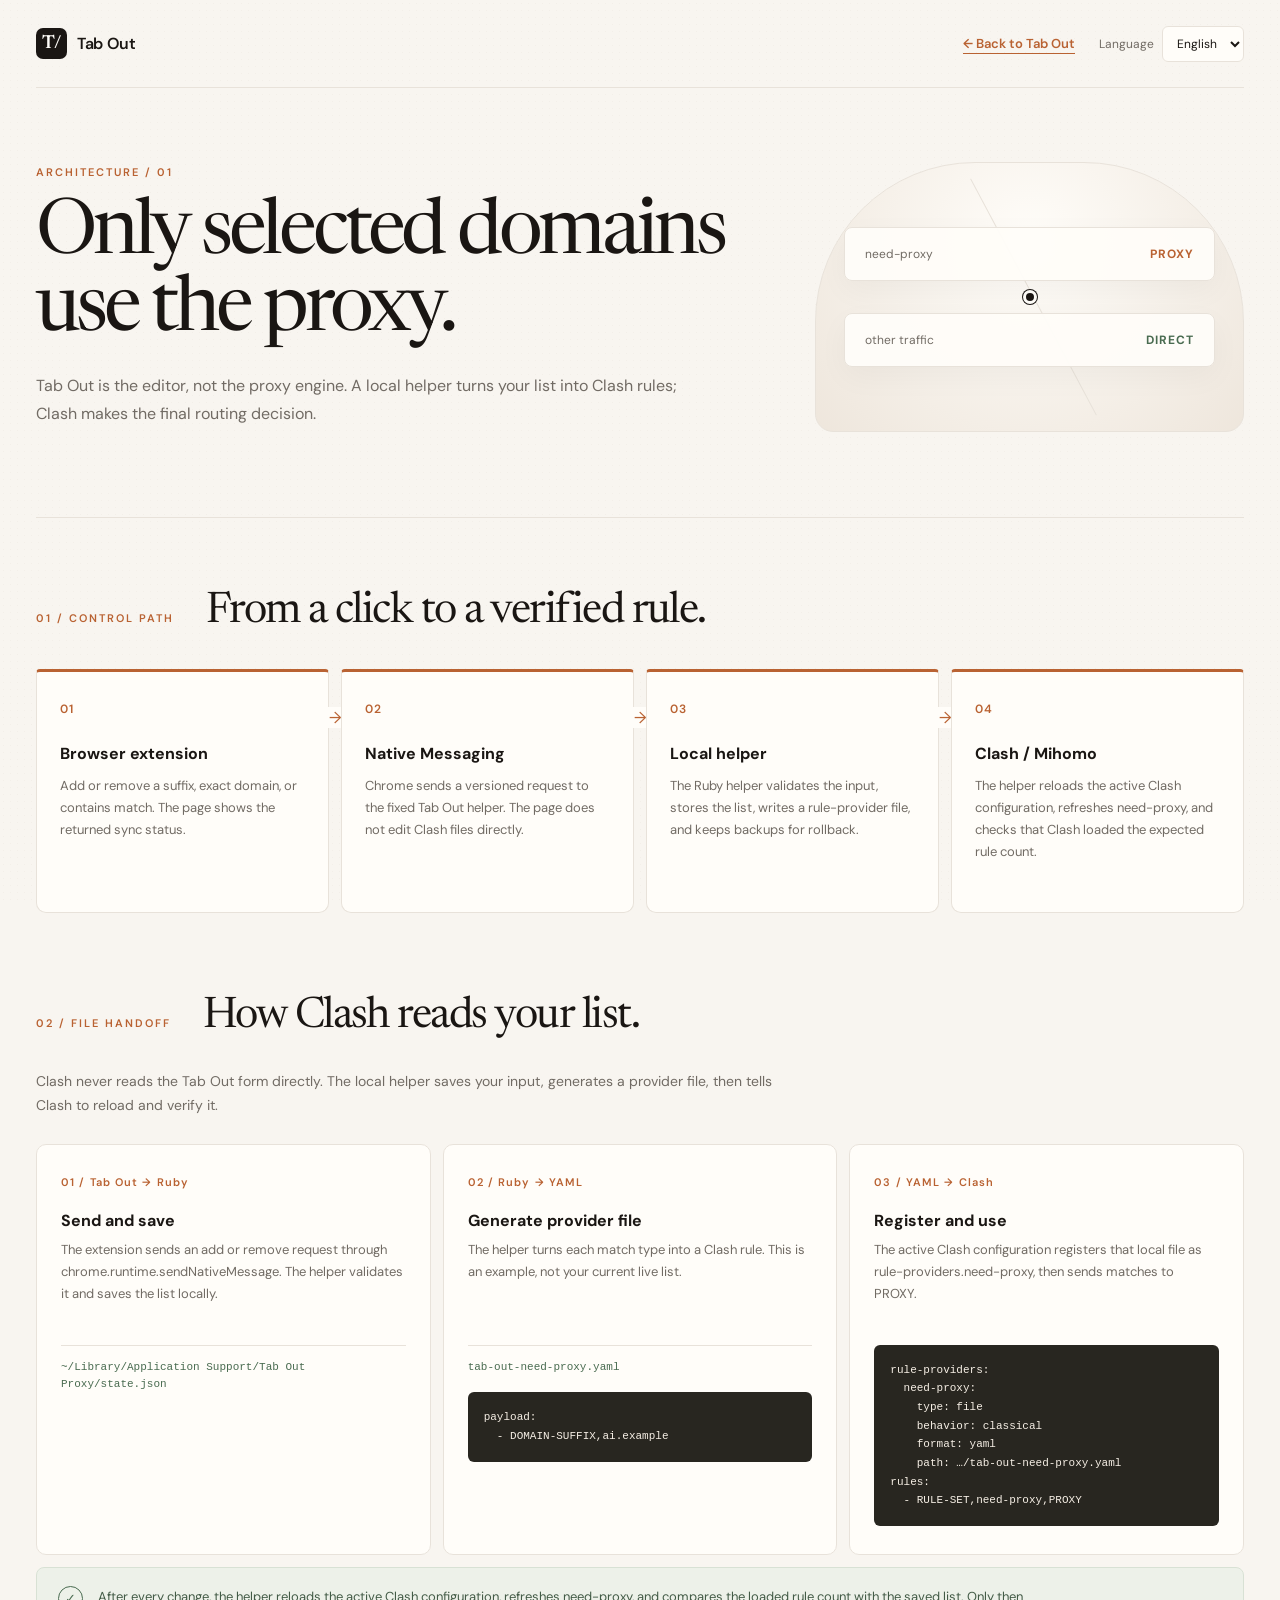
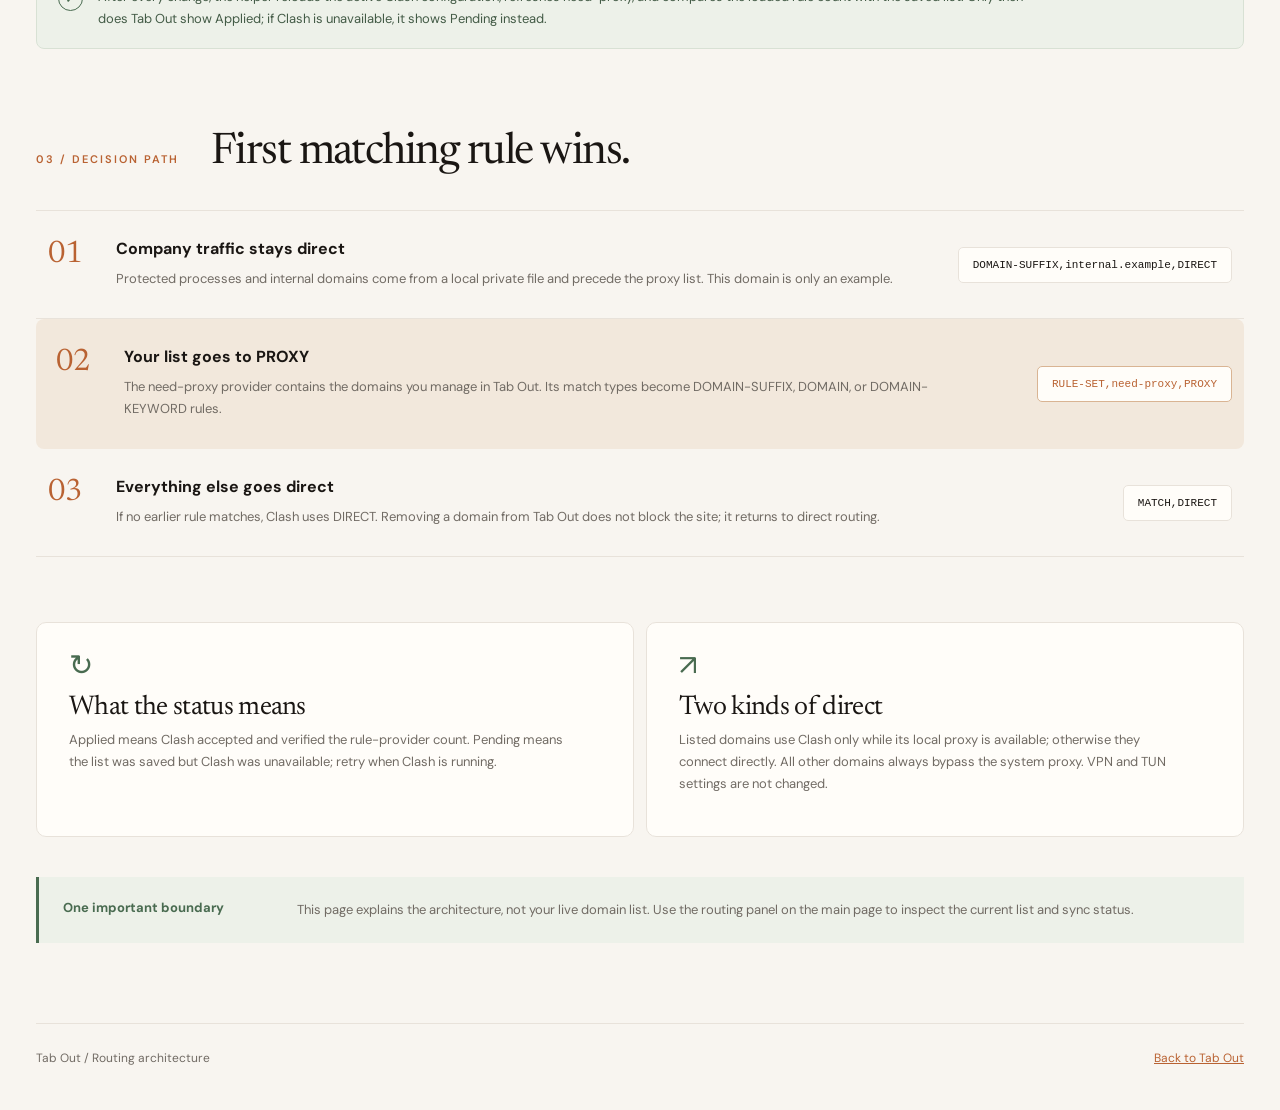
<file: extension/architecture.html>
<!DOCTYPE html>
<html lang="en">
<head>
  <meta charset="UTF-8">
  <meta name="viewport" content="width=device-width, initial-scale=1.0">
  <title>Routing architecture · Tab Out</title>
  <link rel="preconnect" href="https://fonts.googleapis.com">
  <link href="https://fonts.googleapis.com/css2?family=Newsreader:ital,opsz,wght@0,6..72,300;0,6..72,400;1,6..72,400&family=DM+Sans:wght@400;500;600&display=swap" rel="stylesheet">
  <link rel="stylesheet" href="architecture.css">
</head>
<body>
  <div class="page-shell">
    <header class="topbar">
      <div class="brand"><span class="brand-mark" aria-hidden="true">T/</span><span>Tab Out</span></div>
      <nav class="top-actions" aria-label="Page navigation">
        <a class="back-link" href="index.html" data-i18n="Back to Tab Out">Back to Tab Out</a>
        <label class="language-picker"><span data-i18n="Language">Language</span>
          <select id="languageSelect" aria-label="Language" data-i18n-aria-label="Language"><option value="en">English</option><option value="zh">中文</option></select>
        </label>
      </nav>
    </header>

    <main>
      <section class="hero" aria-labelledby="pageTitle">
        <div class="hero-copy">
          <p class="eyebrow" data-i18n="Architecture / 01">Architecture / 01</p>
          <h1 id="pageTitle" data-i18n="Only selected domains use the proxy.">Only selected domains use the proxy.</h1>
          <p class="hero-deck" data-i18n="Tab Out is the editor, not the proxy engine. A local helper turns your list into Clash rules; Clash makes the final routing decision.">Tab Out is the editor, not the proxy engine. A local helper turns your list into Clash rules; Clash makes the final routing decision.</p>
        </div>
        <div class="hero-art" aria-hidden="true">
          <div class="art-route art-route-top"><span>need-proxy</span><strong>PROXY</strong></div>
          <div class="art-node"></div>
          <div class="art-route art-route-bottom"><span>other traffic</span><strong>DIRECT</strong></div>
        </div>
      </section>

      <section class="content-section" aria-labelledby="controlTitle">
        <div class="section-intro"><p class="eyebrow">01 / <span data-i18n="Control path">Control path</span></p><h2 id="controlTitle" data-i18n="From a click to a verified rule.">From a click to a verified rule.</h2></div>
        <div class="flow-grid">
          <article class="flow-card"><span class="step-number">01</span><h3 data-i18n="Browser extension">Browser extension</h3><p data-i18n="Add or remove a suffix, exact domain, or contains match. The page shows the returned sync status.">Add or remove a suffix, exact domain, or contains match. The page shows the returned sync status.</p></article>
          <article class="flow-card"><span class="step-number">02</span><h3 data-i18n="Native Messaging">Native Messaging</h3><p data-i18n="Chrome sends a versioned request to the fixed Tab Out helper. The page does not edit Clash files directly.">Chrome sends a versioned request to the fixed Tab Out helper. The page does not edit Clash files directly.</p></article>
          <article class="flow-card"><span class="step-number">03</span><h3 data-i18n="Local helper">Local helper</h3><p data-i18n="The Ruby helper validates the input, stores the list, writes a rule-provider file, and keeps backups for rollback.">The Ruby helper validates the input, stores the list, writes a rule-provider file, and keeps backups for rollback.</p></article>
          <article class="flow-card"><span class="step-number">04</span><h3 data-i18n="Clash / Mihomo">Clash / Mihomo</h3><p data-i18n="The helper reloads the active Clash configuration, refreshes need-proxy, and checks that Clash loaded the expected rule count.">The helper reloads the active Clash configuration, refreshes need-proxy, and checks that Clash loaded the expected rule count.</p></article>
        </div>
      </section>

      <section class="content-section handoff" aria-labelledby="handoffTitle">
        <div class="section-intro"><p class="eyebrow">02 / <span data-i18n="File handoff">File handoff</span></p><h2 id="handoffTitle" data-i18n="How Clash reads your list.">How Clash reads your list.</h2></div>
        <p class="handoff-intro" data-i18n="Clash never reads the Tab Out form directly. The local helper saves your input, generates a provider file, then tells Clash to reload and verify it.">Clash never reads the Tab Out form directly. The local helper saves your input, generates a provider file, then tells Clash to reload and verify it.</p>
        <div class="handoff-grid">
          <article class="handoff-card">
            <span class="handoff-kicker">01 / Tab Out → Ruby</span>
            <h3 data-i18n="Send and save">Send and save</h3>
            <p data-i18n="The extension sends an add or remove request through chrome.runtime.sendNativeMessage. The helper validates it and saves the list locally.">The extension sends an add or remove request through chrome.runtime.sendNativeMessage. The helper validates it and saves the list locally.</p>
            <code class="handoff-path">~/Library/Application Support/Tab Out Proxy/state.json</code>
          </article>
          <article class="handoff-card">
            <span class="handoff-kicker">02 / Ruby → YAML</span>
            <h3 data-i18n="Generate provider file">Generate provider file</h3>
            <p data-i18n="The helper turns each match type into a Clash rule. This is an example, not your current live list.">The helper turns each match type into a Clash rule. This is an example, not your current live list.</p>
            <code class="handoff-path">tab-out-need-proxy.yaml</code>
            <pre><code>payload:
  - DOMAIN-SUFFIX,ai.example</code></pre>
          </article>
          <article class="handoff-card">
            <span class="handoff-kicker">03 / YAML → Clash</span>
            <h3 data-i18n="Register and use">Register and use</h3>
            <p data-i18n="The active Clash configuration registers that local file as rule-providers.need-proxy, then sends matches to PROXY.">The active Clash configuration registers that local file as rule-providers.need-proxy, then sends matches to PROXY.</p>
            <pre><code>rule-providers:
  need-proxy:
    type: file
    behavior: classical
    format: yaml
    path: …/tab-out-need-proxy.yaml
rules:
  - RULE-SET,need-proxy,PROXY</code></pre>
          </article>
        </div>
        <div class="handoff-confirm"><span class="confirm-mark" aria-hidden="true">✓</span><p data-i18n="After every change, the helper reloads the active Clash configuration, refreshes need-proxy, and compares the loaded rule count with the saved list. Only then does Tab Out show Applied; if Clash is unavailable, it shows Pending instead.">After every change, the helper reloads the active Clash configuration, refreshes need-proxy, and compares the loaded rule count with the saved list. Only then does Tab Out show Applied; if Clash is unavailable, it shows Pending instead.</p></div>
      </section>

      <section class="content-section decisions" aria-labelledby="decisionTitle">
        <div class="section-intro"><p class="eyebrow">03 / <span data-i18n="Decision path">Decision path</span></p><h2 id="decisionTitle" data-i18n="First matching rule wins.">First matching rule wins.</h2></div>
        <div class="decision-list">
          <article class="decision-row"><span class="decision-index">01</span><div><h3 data-i18n="Company traffic stays direct">Company traffic stays direct</h3><p data-i18n="Protected processes and internal domains come from a local private file and precede the proxy list. This domain is only an example.">Protected processes and internal domains come from a local private file and precede the proxy list. This domain is only an example.</p></div><code>DOMAIN-SUFFIX,internal.example,DIRECT</code></article>
          <article class="decision-row is-proxy"><span class="decision-index">02</span><div><h3 data-i18n="Your list goes to PROXY">Your list goes to PROXY</h3><p data-i18n="The need-proxy provider contains the domains you manage in Tab Out. Its match types become DOMAIN-SUFFIX, DOMAIN, or DOMAIN-KEYWORD rules.">The need-proxy provider contains the domains you manage in Tab Out. Its match types become DOMAIN-SUFFIX, DOMAIN, or DOMAIN-KEYWORD rules.</p></div><code>RULE-SET,need-proxy,PROXY</code></article>
          <article class="decision-row"><span class="decision-index">03</span><div><h3 data-i18n="Everything else goes direct">Everything else goes direct</h3><p data-i18n="If no earlier rule matches, Clash uses DIRECT. Removing a domain from Tab Out does not block the site; it returns to direct routing.">If no earlier rule matches, Clash uses DIRECT. Removing a domain from Tab Out does not block the site; it returns to direct routing.</p></div><code>MATCH,DIRECT</code></article>
        </div>
      </section>

      <section class="notes-grid" aria-label="Routing notes">
        <article class="note-card"><span class="note-symbol" aria-hidden="true">↻</span><h2 data-i18n="What the status means">What the status means</h2><p data-i18n="Applied means Clash accepted and verified the rule-provider count. Pending means the list was saved but Clash was unavailable; retry when Clash is running.">Applied means Clash accepted and verified the rule-provider count. Pending means the list was saved but Clash was unavailable; retry when Clash is running.</p></article>
        <article class="note-card"><span class="note-symbol" aria-hidden="true">↗</span><h2 data-i18n="Two kinds of direct">Two kinds of direct</h2><p data-i18n="Listed domains use Clash only while its local proxy is available; otherwise they connect directly. All other domains always bypass the system proxy. VPN and TUN settings are not changed.">Listed domains use Clash only while its local proxy is available; otherwise they connect directly. All other domains always bypass the system proxy. VPN and TUN settings are not changed.</p></article>
      </section>

      <aside class="boundary-note"><strong data-i18n="One important boundary">One important boundary</strong><p data-i18n="This page explains the architecture, not your live domain list. Use the routing panel on the main page to inspect the current list and sync status.">This page explains the architecture, not your live domain list. Use the routing panel on the main page to inspect the current list and sync status.</p></aside>
    </main>

    <footer><span>Tab Out / Routing architecture</span><a href="index.html" data-i18n="Back to Tab Out">Back to Tab Out</a></footer>
  </div>
  <script src="i18n.js"></script>
  <script src="architecture.js"></script>
</body>
</html>
</file>
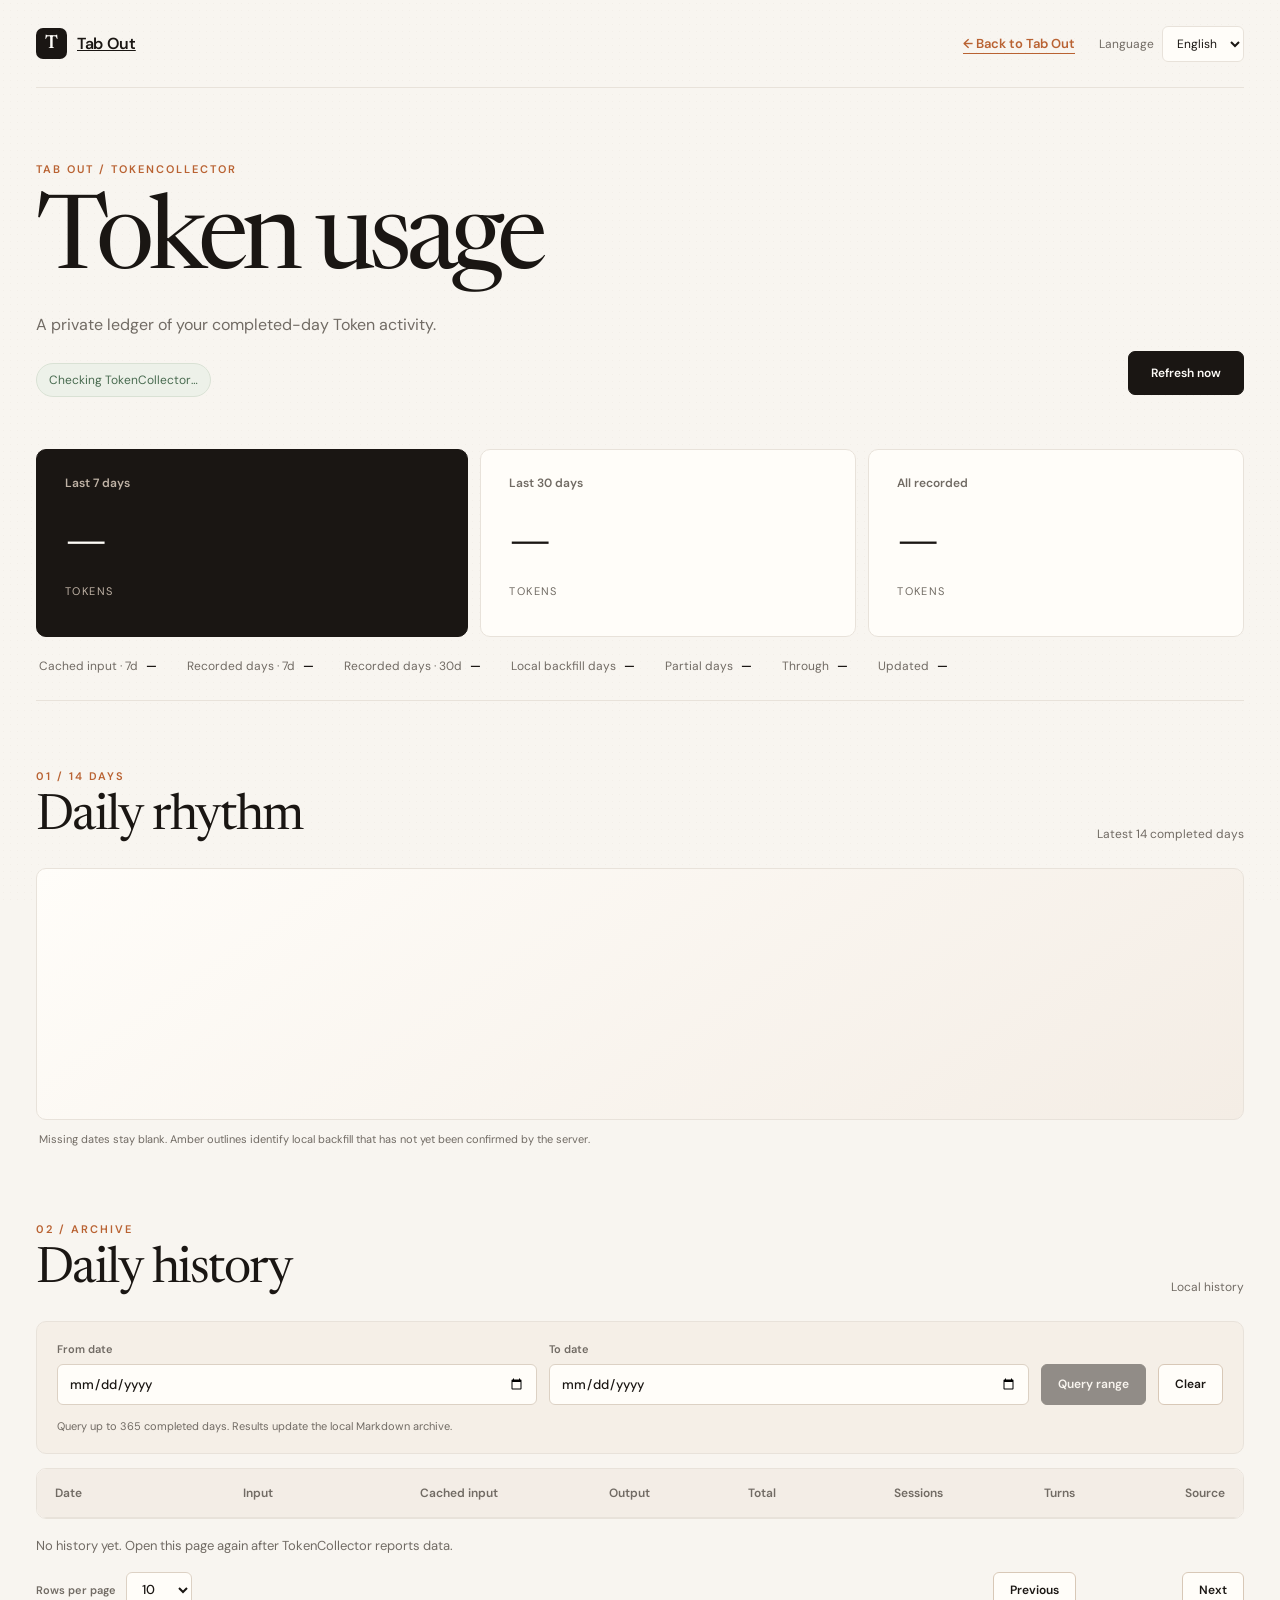
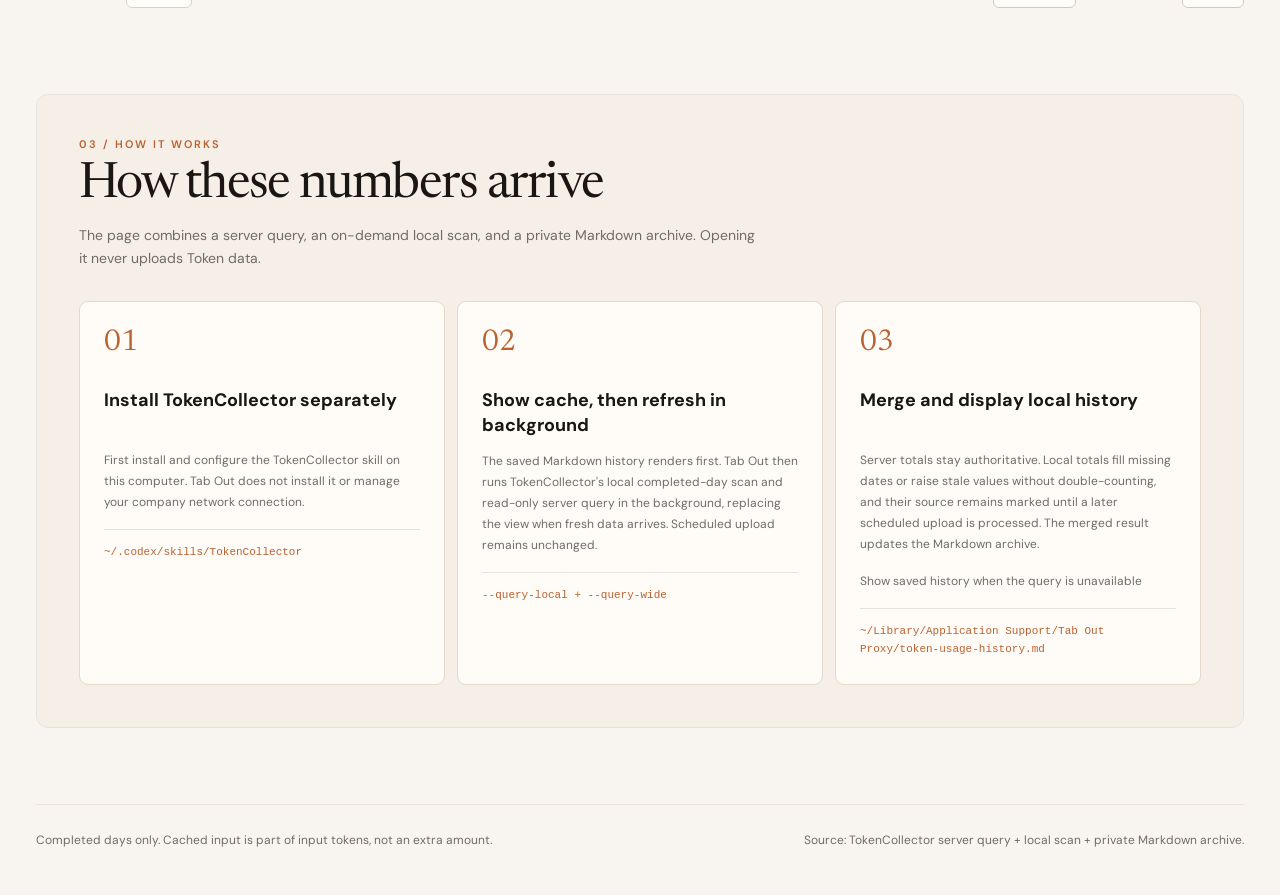
<file: extension/usage.html>
<!DOCTYPE html>
<html lang="en">
<head>
  <meta charset="UTF-8">
  <meta name="viewport" content="width=device-width, initial-scale=1.0">
  <title>Token usage · Tab Out</title>
  <link rel="preconnect" href="https://fonts.googleapis.com">
  <link href="https://fonts.googleapis.com/css2?family=Newsreader:ital,opsz,wght@0,6..72,300;0,6..72,400;0,6..72,500;1,6..72,300&family=DM+Sans:wght@300;400;500;600&display=swap" rel="stylesheet">
  <link rel="stylesheet" href="architecture.css">
  <link rel="stylesheet" href="usage.css">
</head>
<body>
  <div class="page-shell">
    <header class="topbar">
      <a class="brand" href="index.html"><span class="brand-mark">T</span><span>Tab Out</span></a>
      <div class="top-actions">
        <a class="back-link" href="index.html" data-i18n="Back to Tab Out">Back to Tab Out</a>
        <label class="language-picker"><span data-i18n="Language">Language</span>
          <select id="languageSelect" aria-label="Language" data-i18n-aria-label="Language"><option value="en">English</option><option value="zh">中文</option></select>
        </label>
      </div>
    </header>

    <main>
      <section class="usage-hero">
        <div>
          <p class="eyebrow">TAB OUT / TOKENCOLLECTOR</p>
          <h1 data-i18n="Token usage">Token usage</h1>
          <p class="usage-deck" data-i18n="A private ledger of your completed-day Token activity.">A private ledger of your completed-day Token activity.</p>
          <div class="usage-meta"><span id="personName"></span><span id="usageStatus" role="status" aria-live="polite" data-i18n="Checking TokenCollector…">Checking TokenCollector…</span></div>
        </div>
        <button type="button" id="refreshUsage" class="refresh-button" data-i18n="Refresh now">Refresh now</button>
      </section>

      <section class="usage-summary" aria-label="Usage overview" data-i18n-aria-label="Usage overview">
        <article class="summary-card featured"><p data-i18n="Last 7 days">Last 7 days</p><strong id="total7">—</strong><span data-i18n="Tokens">Tokens</span></article>
        <article class="summary-card"><p data-i18n="Last 30 days">Last 30 days</p><strong id="total30">—</strong><span data-i18n="Tokens">Tokens</span></article>
        <article class="summary-card"><p data-i18n="All recorded">All recorded</p><strong id="totalAll">—</strong><span data-i18n="Tokens">Tokens</span></article>
      </section>

      <div class="usage-details">
        <span><span data-i18n="Cached input">Cached input</span> · 7d <strong id="cached7">—</strong></span>
        <span><span data-i18n="Recorded days">Recorded days</span> · 7d <strong id="coverage7">—</strong></span>
        <span><span data-i18n="Recorded days">Recorded days</span> · 30d <strong id="coverage30">—</strong></span>
        <span><span data-i18n="Local backfill days">Local backfill days</span> <strong id="localBackfillDays">—</strong></span>
        <span><span data-i18n="Partial days">Partial days</span> <strong id="partialDays">—</strong></span>
        <span><span data-i18n="Through">Through</span> <strong id="throughDate">—</strong></span>
        <span><span data-i18n="Updated">Updated</span> <strong id="lastUpdated">—</strong></span>
      </div>

      <section class="chart-section">
        <div class="section-heading"><div><p class="eyebrow">01 / 14 DAYS</p><h2 data-i18n="Daily rhythm">Daily rhythm</h2></div><span data-i18n="Latest 14 completed days">Latest 14 completed days</span></div>
        <div class="usage-chart" id="usageChart" role="img" aria-label="Daily Token totals" data-i18n-aria-label="Daily Token totals"></div>
        <p class="chart-note" data-i18n="Missing dates stay blank. Amber outlines identify local backfill that has not yet been confirmed by the server.">Missing dates stay blank. Amber outlines identify local backfill that has not yet been confirmed by the server.</p>
      </section>

      <section class="history-section">
        <div class="section-heading"><div><p class="eyebrow">02 / ARCHIVE</p><h2 data-i18n="Daily history">Daily history</h2></div><span data-i18n="Local history">Local history</span></div>
        <form class="history-filter" id="historyFilter" novalidate>
          <div class="date-field"><label for="historyStart" data-i18n="From date">From date</label><input id="historyStart" type="date"></div>
          <div class="date-field"><label for="historyEnd" data-i18n="To date">To date</label><input id="historyEnd" type="date"></div>
          <button type="submit" id="queryHistory" class="filter-submit" data-i18n="Query range">Query range</button>
          <button type="button" id="clearHistory" class="filter-clear" data-i18n="Clear">Clear</button>
          <p class="filter-hint" data-i18n="Query up to 365 completed days. Results update the local Markdown archive.">Query up to 365 completed days. Results update the local Markdown archive.</p>
        </form>
        <p class="history-feedback" id="historyFeedback" role="status" aria-live="polite" hidden></p>
        <div class="table-scroll"><table><thead><tr>
          <th data-i18n="Date">Date</th><th data-i18n="Input">Input</th><th data-i18n="Cached input">Cached input</th><th data-i18n="Output">Output</th><th data-i18n="Total">Total</th><th data-i18n="Sessions">Sessions</th><th data-i18n="Turns">Turns</th><th data-i18n="Source">Source</th>
        </tr></thead><tbody id="historyRows"></tbody></table></div>
        <p class="empty-history" id="emptyHistory" data-i18n="No history yet. Open this page again after TokenCollector reports data.">No history yet. Open this page again after TokenCollector reports data.</p>
        <div class="history-pager">
          <div class="pager-size"><label for="historyPageSize" data-i18n="Rows per page">Rows per page</label><select id="historyPageSize" aria-label="Rows per page" data-i18n-aria-label="Rows per page"><option value="10">10</option><option value="20">20</option><option value="50">50</option><option value="100">100</option></select></div>
          <span class="pager-count" id="historyCount" aria-live="polite"></span>
          <div class="pager-actions"><button type="button" id="historyPrev" data-i18n="Previous">Previous</button><span id="historyPage"></span><button type="button" id="historyNext" data-i18n="Next">Next</button></div>
        </div>
      </section>

      <section class="usage-explainer" id="usageHowItWorks" aria-labelledby="usageHowItWorksTitle">
        <div class="section-heading"><div><p class="eyebrow">03 / HOW IT WORKS</p><h2 id="usageHowItWorksTitle" data-i18n="How these numbers arrive">How these numbers arrive</h2></div></div>
        <p class="explainer-intro" data-i18n="The page combines a server query, an on-demand local scan, and a private Markdown archive. Opening it never uploads Token data.">The page combines a server query, an on-demand local scan, and a private Markdown archive. Opening it never uploads Token data.</p>
        <div class="usage-flow">
          <article class="flow-step">
            <span class="flow-number">01</span>
            <h3 data-i18n="Install TokenCollector separately">Install TokenCollector separately</h3>
            <p data-i18n="First install and configure the TokenCollector skill on this computer. Tab Out does not install it or manage your company network connection.">First install and configure the TokenCollector skill on this computer. Tab Out does not install it or manage your company network connection.</p>
            <code>~/.codex/skills/TokenCollector</code>
          </article>
          <article class="flow-step">
            <span class="flow-number">02</span>
            <h3 data-i18n="Show cache, then refresh in background">Show cache, then refresh in background</h3>
            <p data-i18n="The saved Markdown history renders first. Tab Out then runs TokenCollector's local completed-day scan and read-only server query in the background, replacing the view when fresh data arrives. Scheduled upload remains unchanged.">The saved Markdown history renders first. Tab Out then runs TokenCollector's local completed-day scan and read-only server query in the background, replacing the view when fresh data arrives. Scheduled upload remains unchanged.</p>
            <code>--query-local + --query-wide</code>
          </article>
          <article class="flow-step">
            <span class="flow-number">03</span>
            <h3 data-i18n="Merge and display local history">Merge and display local history</h3>
            <p data-i18n="Server totals stay authoritative. Local totals fill missing dates or raise stale values without double-counting, and their source remains marked until a later scheduled upload is processed. The merged result updates the Markdown archive.">Server totals stay authoritative. Local totals fill missing dates or raise stale values without double-counting, and their source remains marked until a later scheduled upload is processed. The merged result updates the Markdown archive.</p>
            <p data-i18n="Show saved history when the query is unavailable">Show saved history when the query is unavailable</p>
            <code>~/Library/Application Support/Tab Out Proxy/token-usage-history.md</code>
          </article>
        </div>
      </section>
    </main>

    <footer><span data-i18n="Completed days only. Cached input is part of input tokens, not an extra amount.">Completed days only. Cached input is part of input tokens, not an extra amount.</span><span data-i18n="Source: TokenCollector server query + local scan + private Markdown archive.">Source: TokenCollector server query + local scan + private Markdown archive.</span></footer>
  </div>
  <script src="i18n.js"></script>
  <script src="usage.js"></script>
</body>
</html>
</file>
<file: extension/architecture.css>
:root {
  --paper: #f8f5f0;
  --surface: #fffdf9;
  --ink: #1a1613;
  --muted: #716b64;
  --line: #e8e2da;
  --amber: #b96232;
  --sage: #496b50;
}

* { box-sizing: border-box; }

html { scroll-behavior: smooth; }

body {
  margin: 0;
  color: var(--ink);
  background: var(--paper);
  font-family: 'DM Sans', sans-serif;
  -webkit-font-smoothing: antialiased;
}

body::before {
  content: '';
  position: fixed;
  inset: 0;
  z-index: -1;
  pointer-events: none;
  background-image: radial-gradient(rgba(114, 91, 65, 0.09) 0.6px, transparent 0.6px);
  background-size: 7px 7px;
  opacity: 0.4;
}

a { color: inherit; }

.page-shell { max-width: 1280px; margin: 0 auto; padding: 0 36px; }

.topbar {
  min-height: 88px;
  display: flex;
  justify-content: space-between;
  align-items: center;
  gap: 24px;
  border-bottom: 1px solid var(--line);
}

.brand { display: inline-flex; align-items: center; gap: 10px; font-weight: 600; letter-spacing: -0.02em; }
.brand-mark { width: 31px; height: 31px; display: grid; place-items: center; border-radius: 7px; background: var(--ink); color: var(--surface); font-family: 'Newsreader', serif; font-size: 19px; }
.top-actions { display: flex; align-items: center; gap: 24px; }
.back-link { color: var(--amber); font-size: 13px; font-weight: 600; text-decoration-thickness: 1px; text-underline-offset: 5px; }
.back-link::before { content: '← '; }
.language-picker { display: inline-flex; align-items: center; gap: 8px; color: var(--muted); font-size: 12px; }
.language-picker select { padding: 8px 10px; border: 1px solid var(--line); border-radius: 6px; background: var(--surface); color: var(--ink); font: inherit; }

.hero {
  min-height: 430px;
  display: grid;
  grid-template-columns: minmax(0, 1.25fr) minmax(300px, 0.75fr);
  align-items: center;
  gap: 64px;
  padding: 64px 0 76px;
  border-bottom: 1px solid var(--line);
}

.eyebrow { margin: 0 0 18px; color: var(--amber); font-size: 11px; font-weight: 600; letter-spacing: 0.18em; text-transform: uppercase; }
h1, h2, h3, p { margin-top: 0; }
h1, h2 { font-family: 'Newsreader', serif; font-weight: 400; }
h1 { max-width: 740px; margin-bottom: 22px; font-size: clamp(52px, 6vw, 86px); line-height: 0.99; letter-spacing: -0.055em; }
.hero-deck { max-width: 660px; margin-bottom: 0; color: var(--muted); font-size: 16px; line-height: 1.75; }

.hero-art { position: relative; display: grid; align-content: center; gap: 32px; min-height: 270px; padding: 28px; border: 1px solid var(--line); border-radius: 160px 160px 18px 18px; background: radial-gradient(circle at 50% 30%, #fffdf9 0, #eee6dc 100%); overflow: hidden; }
.hero-art::before { content: ''; position: absolute; inset: 0 49% 0 auto; width: 1px; background: var(--line); transform: rotate(-28deg); }
.art-node { position: absolute; left: 50%; top: 50%; width: 14px; height: 14px; background: var(--ink); border: 3px solid var(--surface); border-radius: 50%; box-shadow: 0 0 0 1px var(--ink); transform: translate(-50%, -50%); }
.art-route { position: relative; z-index: 1; display: flex; justify-content: space-between; align-items: center; gap: 12px; padding: 18px 20px; border: 1px solid var(--line); border-radius: 8px; background: rgba(255, 253, 249, 0.95); box-shadow: 0 10px 30px rgba(26, 22, 19, 0.04); }
.art-route span { color: var(--muted); font-size: 12px; }
.art-route strong { color: var(--amber); font-size: 12px; letter-spacing: 0.08em; }
.art-route-bottom strong { color: var(--sage); }

.content-section { padding: 72px 0 10px; }
.section-intro { display: flex; justify-content: space-between; align-items: baseline; gap: 32px; margin-bottom: 26px; }
.section-intro .eyebrow { flex: none; }
.section-intro h2 { flex: 1; margin-bottom: 0; font-size: clamp(31px, 3.4vw, 48px); letter-spacing: -0.035em; }
.flow-grid { display: grid; grid-template-columns: repeat(4, minmax(0, 1fr)); gap: 12px; }
.flow-card { position: relative; min-height: 244px; padding: 25px 23px 26px; border: 1px solid var(--line); border-top: 3px solid var(--amber); border-radius: 4px 4px 10px 10px; background: var(--surface); }
.flow-card:not(:last-child)::after { content: '→'; position: absolute; z-index: 2; right: -17px; top: 35px; width: 20px; text-align: center; color: var(--amber); background: var(--surface); }
.step-number { color: var(--amber); font-size: 12px; font-weight: 600; letter-spacing: 0.1em; }
.flow-card h3, .decision-row h3 { margin: 26px 0 10px; font-size: 16px; line-height: 1.3; }
.flow-card p, .decision-row p, .note-card p, .boundary-note p { margin-bottom: 0; color: var(--muted); font-size: 13px; line-height: 1.7; }

.handoff-intro { max-width: 760px; margin: -4px 0 26px; color: var(--muted); font-size: 14px; line-height: 1.7; }
.handoff-grid { display: grid; grid-template-columns: repeat(3, minmax(0, 1fr)); gap: 12px; }
.handoff-card { min-width: 0; padding: 25px 24px 28px; border: 1px solid var(--line); border-radius: 10px; background: var(--surface); }
.handoff-kicker { color: var(--amber); font-size: 11px; font-weight: 600; letter-spacing: 0.1em; }
.handoff-card h3 { margin: 19px 0 8px; font-size: 16px; }
.handoff-card p { min-height: 89px; margin-bottom: 17px; color: var(--muted); font-size: 13px; line-height: 1.7; }
.handoff-path { display: block; overflow-wrap: anywhere; padding-top: 13px; border-top: 1px solid var(--line); color: var(--sage); font-size: 11px; line-height: 1.6; }
.handoff-card pre { overflow-x: auto; margin: 16px 0 0; padding: 16px; border-radius: 6px; background: #282620; color: #f6efe5; font-size: 11px; line-height: 1.7; }
.handoff-card pre code { font: inherit; }
.handoff-confirm { display: flex; align-items: flex-start; gap: 15px; margin-top: 12px; padding: 18px 21px; border: 1px solid #d8e1d4; border-radius: 8px; background: #edf1e9; }
.confirm-mark { display: grid; flex: none; place-items: center; width: 25px; height: 25px; border: 1px solid var(--sage); border-radius: 50%; color: var(--sage); font-size: 13px; }
.handoff-confirm p { max-width: 930px; margin: 0; color: #435b46; font-size: 13px; line-height: 1.7; }

.decisions { padding-bottom: 65px; }
.decision-list { border-top: 1px solid var(--line); }
.decision-row { display: grid; grid-template-columns: 44px minmax(0, 1fr) minmax(230px, auto); align-items: center; gap: 24px; padding: 28px 12px; border-bottom: 1px solid var(--line); }
.decision-row.is-proxy { padding-left: 20px; background: #f2e8dc; border-radius: 8px; border-bottom-color: transparent; }
.decision-index { align-self: start; color: var(--amber); font-family: 'Newsreader', serif; font-size: 31px; line-height: 1; }
.decision-row h3 { margin: 0 0 8px; }
.decision-row code { justify-self: end; max-width: 100%; overflow-wrap: anywhere; padding: 11px 14px; border: 1px solid var(--line); border-radius: 5px; background: var(--surface); color: var(--ink); font-size: 11px; }
.is-proxy code { border-color: #d9b493; color: var(--amber); }

.notes-grid { display: grid; grid-template-columns: repeat(2, minmax(0, 1fr)); gap: 12px; }
.note-card { min-height: 215px; padding: 28px 32px 32px; border: 1px solid var(--line); border-radius: 10px; background: var(--surface); }
.note-symbol { color: var(--sage); font-size: 29px; line-height: 1; }
.note-card h2 { margin: 14px 0 8px; font-size: 27px; letter-spacing: -0.025em; }
.note-card p { max-width: 500px; }
.boundary-note { display: grid; grid-template-columns: 210px 1fr; gap: 24px; margin: 40px 0 80px; padding: 22px 24px; border-left: 3px solid var(--sage); background: #edf1e9; }
.boundary-note strong { color: var(--sage); font-size: 13px; }
footer { display: flex; justify-content: space-between; gap: 16px; padding: 26px 0 44px; border-top: 1px solid var(--line); color: var(--muted); font-size: 12px; }
footer a { color: var(--amber); }

@media (max-width: 950px) {
  .hero { grid-template-columns: 1fr; gap: 36px; }
  .hero-art { min-height: 205px; max-width: 600px; width: 100%; border-radius: 120px 120px 18px 18px; }
  .flow-grid { grid-template-columns: repeat(2, minmax(0, 1fr)); }
  .flow-card:nth-child(2)::after { display: none; }
  .handoff-grid { grid-template-columns: 1fr; }
  .handoff-card p { min-height: 0; }
}

@media (max-width: 620px) {
  .page-shell { padding: 0 18px; }
  .topbar { min-height: 72px; }
  .top-actions { gap: 12px; }
  .language-picker span { display: none; }
  .hero { min-height: 0; grid-template-columns: minmax(0, 1fr); padding: 58px 0 52px; }
  .hero-copy, .hero-art { min-width: 0; }
  h1 { font-size: clamp(48px, 13vw, 70px); }
  .hero-deck { font-size: 14px; }
  .content-section { padding-top: 53px; }
  .section-intro { display: block; }
  .flow-grid, .notes-grid { grid-template-columns: 1fr; }
  .flow-card { min-height: 0; }
  .flow-card::after { display: none; }
  .decision-row { grid-template-columns: 32px 1fr; gap: 14px; }
  .decision-row code { grid-column: 2; justify-self: start; }
  .boundary-note { grid-template-columns: 1fr; gap: 8px; margin-bottom: 50px; }
}

@media (max-width: 430px) {
  .topbar { flex-wrap: wrap; gap: 10px; padding: 16px 0; }
  .top-actions { width: 100%; justify-content: space-between; }
}

@media (prefers-reduced-motion: no-preference) {
  .hero-copy, .hero-art { animation: rise 650ms both; }
  .hero-art { animation-delay: 120ms; }
  .flow-card { animation: rise 500ms both; }
  .flow-card:nth-child(2) { animation-delay: 70ms; }
  .flow-card:nth-child(3) { animation-delay: 140ms; }
  .flow-card:nth-child(4) { animation-delay: 210ms; }
  @keyframes rise { from { opacity: 0; transform: translateY(15px); } to { opacity: 1; transform: translateY(0); } }
}
</file>
<file: extension/usage.css>
.usage-hero {
  display: flex;
  align-items: end;
  justify-content: space-between;
  gap: 36px;
  padding: 74px 0 52px;
}

.usage-hero h1 {
  margin-bottom: 16px;
  font-size: clamp(58px, 8vw, 108px);
}

.usage-deck { max-width: 600px; margin-bottom: 24px; color: var(--muted); font-size: 16px; line-height: 1.7; }
.usage-meta { display: flex; flex-wrap: wrap; align-items: center; gap: 10px; font-size: 12px; }
.usage-meta span:empty { display: none; }
#personName { color: var(--ink); font-weight: 600; }
#usageStatus { padding: 8px 12px; border: 1px solid #d9e1d4; border-radius: 40px; background: #edf1e9; color: var(--sage); }
#usageStatus[data-state="cached"] { border-color: #e8ceb4; background: #fcf0e3; color: #9b5630; }
#usageStatus[data-state="local"] { border-color: #e8ceb4; background: #fff7e8; color: #9b5630; }
#usageStatus[data-state="unavailable"] { border-color: var(--line); background: var(--surface); color: var(--muted); }

.refresh-button {
  flex: none;
  margin-bottom: 2px;
  padding: 13px 22px;
  border: 1px solid var(--ink);
  border-radius: 7px;
  background: var(--ink);
  color: var(--surface);
  cursor: pointer;
  font: 600 12px 'DM Sans', sans-serif;
  transition: transform 180ms ease, background 180ms ease;
}
.refresh-button:hover { transform: translateY(-2px); background: #3e342c; }
.refresh-button:focus-visible { outline: 2px solid var(--sage); outline-offset: 3px; }
.refresh-button:disabled { cursor: wait; opacity: 0.55; transform: none; }

.usage-summary { display: grid; grid-template-columns: 1.15fr 1fr 1fr; gap: 12px; }
.summary-card { min-height: 188px; padding: 25px 28px; border: 1px solid var(--line); border-radius: 10px; background: var(--surface); }
.summary-card.featured { border-color: var(--ink); background: var(--ink); color: var(--surface); }
.summary-card p { margin: 0 0 21px; color: var(--muted); font-size: 12px; font-weight: 600; }
.summary-card.featured p { color: #bfb2a5; }
.summary-card strong { display: block; font: 400 clamp(40px, 5vw, 67px)/1 'Newsreader', serif; letter-spacing: -0.045em; font-variant-numeric: tabular-nums; }
.summary-card span { display: block; margin-top: 8px; color: var(--muted); font-size: 11px; text-transform: uppercase; letter-spacing: 0.13em; }
.summary-card.featured span { color: #bfb2a5; }

.usage-details { display: flex; flex-wrap: wrap; gap: 12px 30px; padding: 21px 3px 26px; border-bottom: 1px solid var(--line); color: var(--muted); font-size: 12px; }
.usage-details strong { margin-left: 5px; color: var(--ink); font-weight: 600; font-variant-numeric: tabular-nums; }

.chart-section, .history-section { padding: 68px 0 8px; }
.section-heading { display: flex; justify-content: space-between; align-items: end; gap: 20px; margin-bottom: 26px; }
.section-heading h2 { margin: 0; font-size: clamp(32px, 4vw, 50px); letter-spacing: -0.035em; }
.section-heading > span { color: var(--muted); font-size: 12px; }
.section-heading .eyebrow { margin-bottom: 9px; }

.usage-chart { display: grid; grid-template-columns: repeat(14, minmax(0, 1fr)); align-items: stretch; gap: 9px; height: 252px; padding: 27px 27px 17px; border: 1px solid var(--line); border-radius: 10px; background: linear-gradient(145deg, #fffdf9, #f4ede5); }
.chart-column { display: flex; flex-direction: column; justify-content: end; align-items: center; gap: 9px; min-width: 0; }
.chart-bar { width: 100%; max-width: 44px; min-height: 2px; border-radius: 4px 4px 0 0; background: #b9c7ad; transition: height 400ms ease; }
.chart-column:nth-last-child(-n+3) .chart-bar { background: var(--amber); }
.chart-column.local .chart-bar, .chart-column.combined .chart-bar { outline: 2px solid var(--amber); outline-offset: 2px; }
.chart-column.partial .chart-bar { background-image: repeating-linear-gradient(135deg, transparent 0 5px, rgba(255,255,255,.45) 5px 8px); }
.chart-column span { color: var(--muted); font-size: 10px; white-space: nowrap; }
.chart-column.missing .chart-bar { min-height: 0; background: transparent; }
.chart-column.missing span { opacity: .48; text-decoration: underline dotted; text-underline-offset: 3px; }
.chart-note { margin: 12px 3px 0; color: var(--muted); font-size: 11px; }

.history-section { padding-bottom: 72px; }
.history-filter { display: flex; flex-wrap: wrap; align-items: end; gap: 12px; margin-bottom: 14px; padding: 20px; border: 1px solid var(--line); border-radius: 10px; background: #f5efe7; }
.date-field { display: flex; flex: 1 1 190px; flex-direction: column; gap: 8px; }
.date-field label, .pager-size label { color: var(--muted); font-size: 11px; font-weight: 600; }
.date-field input, .pager-size select { min-height: 41px; padding: 0 11px; border: 1px solid #dcd1c4; border-radius: 6px; background: var(--surface); color: var(--ink); font: 500 13px 'DM Sans', sans-serif; }
.date-field input:focus-visible, .pager-size select:focus-visible { outline: 2px solid var(--sage); outline-offset: 2px; }
.filter-submit, .filter-clear, .pager-actions button { min-height: 41px; padding: 0 16px; border: 1px solid #d8c8b7; border-radius: 6px; background: var(--surface); color: var(--ink); cursor: pointer; font: 600 12px 'DM Sans', sans-serif; }
.filter-submit { border-color: var(--ink); background: var(--ink); color: var(--surface); }
.filter-submit:hover { background: #3e342c; }
.filter-clear:hover, .pager-actions button:not(:disabled):hover { border-color: var(--amber); color: var(--amber); }
.filter-submit:focus-visible, .filter-clear:focus-visible, .pager-actions button:focus-visible { outline: 2px solid var(--sage); outline-offset: 2px; }
.filter-submit:disabled, .pager-actions button:disabled { cursor: default; opacity: .45; }
.filter-hint { flex-basis: 100%; margin: 2px 0 0; color: var(--muted); font-size: 11px; }
.history-feedback { margin: 0 0 14px; color: var(--sage); font-size: 12px; }
.history-feedback[hidden] { display: none; }
.table-scroll { overflow-x: auto; border: 1px solid var(--line); border-radius: 10px; background: var(--surface); }
table { width: 100%; border-collapse: collapse; font-size: 12px; font-variant-numeric: tabular-nums; }
thead { background: #f3ede6; color: var(--muted); }
th, td { padding: 16px 18px; border-bottom: 1px solid var(--line); text-align: right; white-space: nowrap; }
th:first-child, td:first-child { text-align: left; }
th { font-weight: 600; }
td:nth-child(5) { color: var(--amber); font-weight: 600; }
tbody tr:last-child td { border-bottom: 0; }
tbody tr:hover { background: #fbf6ef; }
.empty-history { margin: 18px 0 0; color: var(--muted); font-size: 13px; }
.empty-history[hidden] { display: none; }
.history-pager { display: flex; align-items: center; justify-content: space-between; flex-wrap: wrap; gap: 16px; margin-top: 18px; color: var(--muted); font-size: 12px; }
.pager-size, .pager-actions { display: flex; align-items: center; gap: 10px; }
.pager-size select { min-height: 36px; }
.pager-actions button { min-height: 36px; }
.pager-actions span { min-width: 86px; text-align: center; }

.usage-explainer { margin: 14px 0 76px; padding: 42px; border: 1px solid var(--line); border-radius: 12px; background: #f5efe7; }
.usage-explainer .section-heading { margin-bottom: 14px; }
.explainer-intro { max-width: 680px; margin: 0 0 30px; color: var(--muted); font-size: 14px; line-height: 1.7; }
.usage-flow { display: grid; grid-template-columns: repeat(3, minmax(0, 1fr)); gap: 12px; }
.flow-step { min-width: 0; padding: 26px 24px; border: 1px solid #e4d9cb; border-radius: 9px; background: #fffbf6; }
.flow-number { display: inline-block; margin-bottom: 30px; color: var(--amber); font: 400 30px/1 'Newsreader', serif; }
.flow-step h3 { min-height: 50px; margin: 0 0 12px; font-size: 18px; line-height: 1.4; }
.flow-step p { margin: 0 0 16px; color: var(--muted); font-size: 12px; line-height: 1.75; }
.flow-step code { display: block; overflow-wrap: anywhere; padding-top: 14px; border-top: 1px solid var(--line); color: var(--amber); font-size: 11px; line-height: 1.6; }

footer { line-height: 1.6; }

@media (max-width: 780px) {
  .usage-hero { align-items: start; flex-direction: column; padding: 56px 0 38px; }
  .usage-summary { grid-template-columns: repeat(2, minmax(0, 1fr)); }
  .summary-card.featured { grid-column: 1 / -1; }
  .summary-card { min-height: 155px; }
  .usage-chart { gap: 5px; padding: 20px 12px 16px; }
  .chart-column span { writing-mode: vertical-rl; }
  .usage-flow { grid-template-columns: 1fr; }
  .flow-step h3 { min-height: 0; }
  .flow-number { margin-bottom: 12px; }
}

@media (max-width: 520px) {
  .usage-summary { gap: 8px; }
  .summary-card { padding: 21px 18px; }
  .summary-card strong { font-size: clamp(30px, 9vw, 47px); }
  .usage-hero h1 { font-size: clamp(54px, 15vw, 78px); }
  .section-heading { align-items: start; flex-direction: column; gap: 5px; }
  .chart-section, .history-section { padding-top: 50px; }
  .usage-explainer { padding: 28px 20px; }
  .history-filter { padding: 16px; }
  .date-field { flex-basis: 100%; }
  .history-pager { align-items: start; flex-direction: column; }
}
</file>
